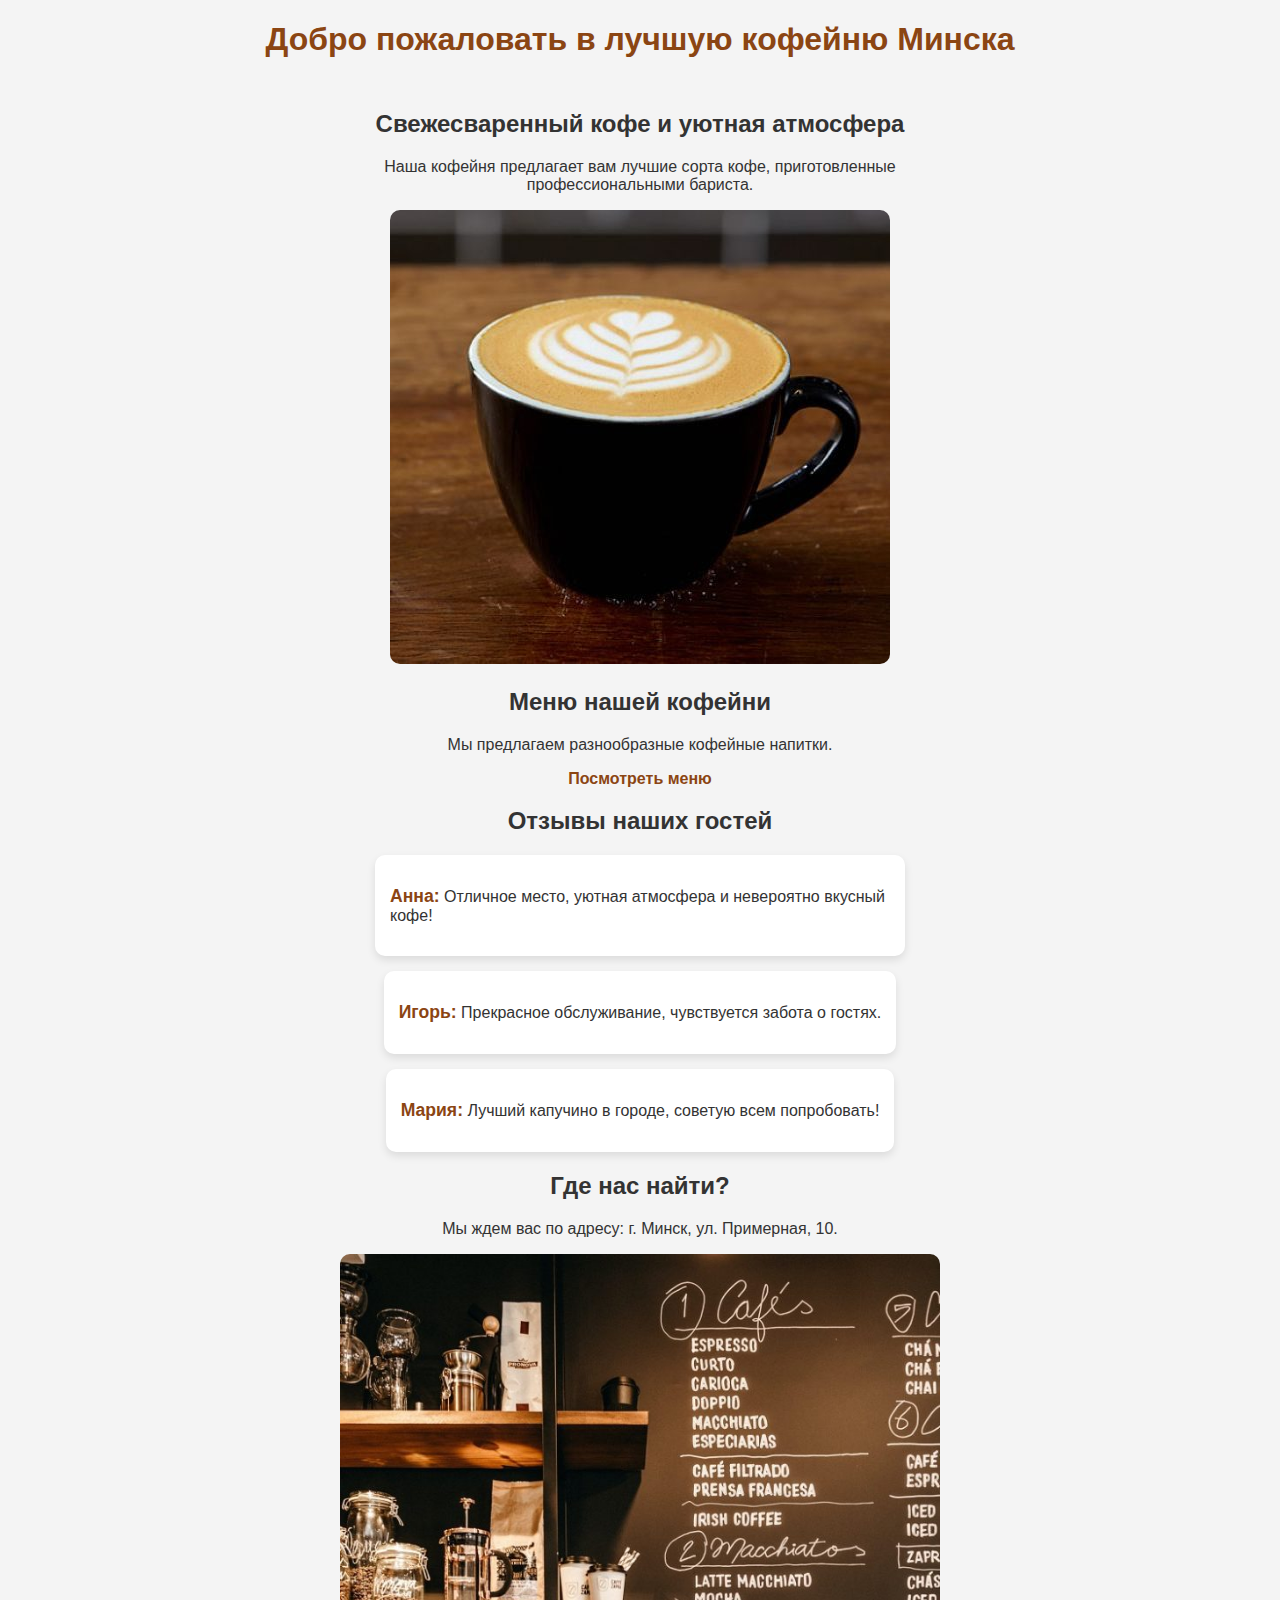
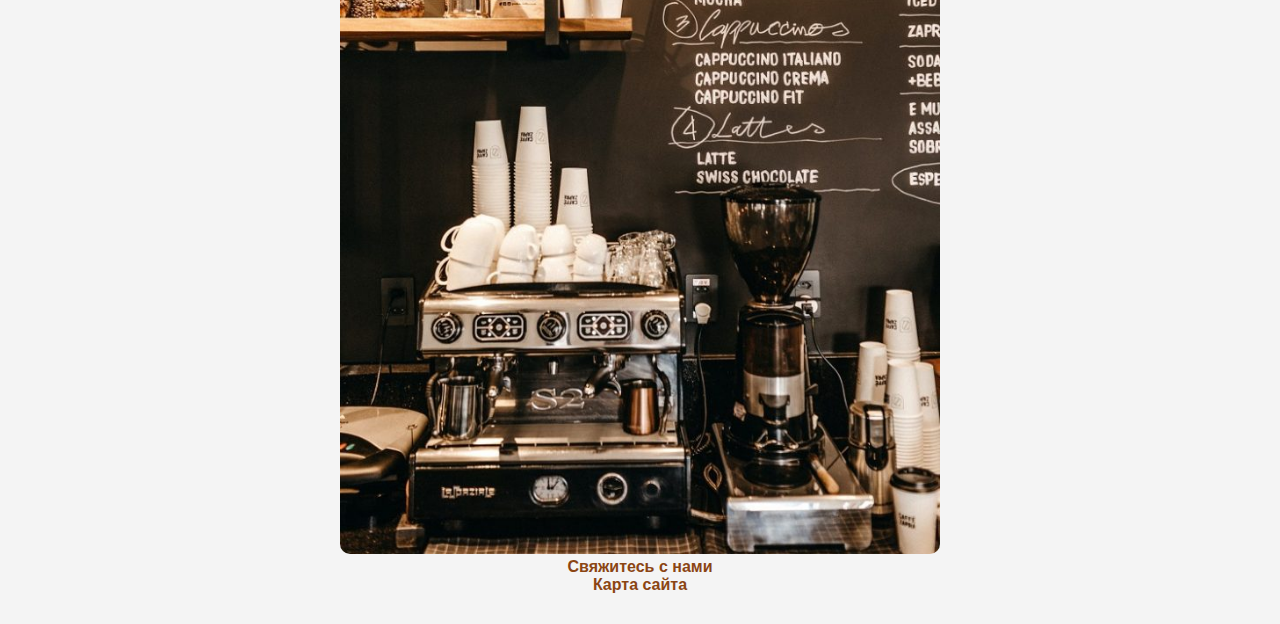
<file: index.html>
<!DOCTYPE html>
<html lang="ru">

<head>
    <meta charset="UTF-8">
    <meta name="viewport" content="width=device-width, initial-scale=1.0">
    <meta name="description"
        content="Кофейня в Минске – свежесваренный кофе, уютная атмосфера, вкусные десерты. Приходите к нам!">
    <title>Добро пожаловать в нашу кофейню | Кофейня Минск</title>
    <link rel="stylesheet" href="styles.css">
</head>

<!-- Google tag (gtag.js) -->
<script async src="https://www.googletagmanager.com/gtag/js?id=G-H66C8K4RTV"></script>
<script>
  window.dataLayer = window.dataLayer || [];
  function gtag(){dataLayer.push(arguments);}
  gtag('js', new Date());

  gtag('config', 'G-H66C8K4RTV');
</script>


<body>
    <header>
        <h1>Добро пожаловать в лучшую кофейню Минска</h1>
    </header>
    <main>
        <section>
            <h2>Свежесваренный кофе и уютная атмосфера</h2>
            <p>Наша кофейня предлагает вам лучшие сорта кофе, приготовленные профессиональными бариста.</p>
            <img src="coffee.jpg" alt="Ароматный кофе в чашке">
        </section>

        <section>
            <h2>Меню нашей кофейни</h2>
            <p>Мы предлагаем разнообразные кофейные напитки.</p>
            <a href="menu.html">Посмотреть меню</a>
        </section>

        <section>
            <h2>Отзывы наших гостей</h2>
            <div class="review-container">
                <div class="review">
                    <p><strong>Анна:</strong> Отличное место, уютная атмосфера и невероятно вкусный кофе!</p>
                </div>
                <div class="review">
                    <p><strong>Игорь:</strong> Прекрасное обслуживание, чувствуется забота о гостях.</p>
                </div>
                <div class="review">
                    <p><strong>Мария:</strong> Лучший капучино в городе, советую всем попробовать!</p>
                </div>
            </div>
        </section>

        <section>
            <h2>Где нас найти?</h2>
            <p>Мы ждем вас по адресу: г. Минск, ул. Примерная, 10.</p>
            <img src="location.jpg" alt="Кофейня на карте">
        </section>

        <section>
            <a href="contacts.html">Свяжитесь с нами</a>
        </section>

        <footer>
            <a href="sitemap.html">Карта сайта</a>
        </footer>
    </main>
    
</body>

</html>
</file>
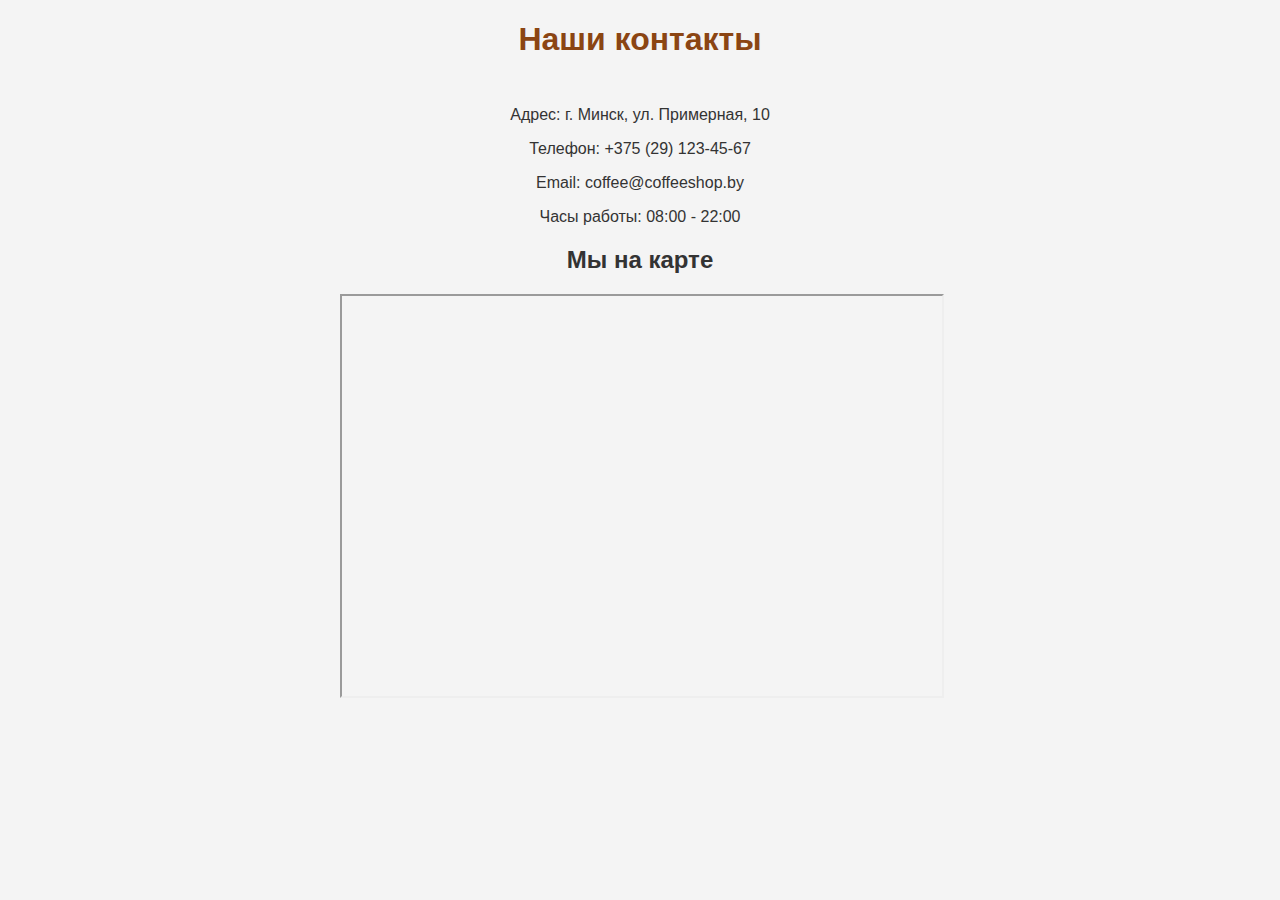
<file: contacts.html>
<!DOCTYPE html>
<html lang="ru">
<head>
    <meta charset="UTF-8">
    <meta name="viewport" content="width=device-width, initial-scale=1.0">
    <title>Контакты | Кофейня</title>
    <link rel="stylesheet" href="styles.css">
    <script type="application/ld+json">
    {
        "@context": "https://schema.org",
        "@type": "ContactPage",
        "name": "Контакты Кофейни Минск",
        "url": "https://example.com/contacts.html",
        "about": {
            "@type": "LocalBusiness",
            "name": "Кофейня Минск",
            "address": {
                "@type": "PostalAddress",
                "streetAddress": "ул. Примерная, 10",
                "addressLocality": "Минск",
                "addressCountry": "BY"
            },
            "telephone": "+375 (29) 123-45-67",
            "email": "coffee@coffeeshop.by"
        }
    }
    </script>
</head>

<!-- Google tag (gtag.js) -->
<script async src="https://www.googletagmanager.com/gtag/js?id=G-H66C8K4RTV"></script>
<script>
  window.dataLayer = window.dataLayer || [];
  function gtag(){dataLayer.push(arguments);}
  gtag('js', new Date());

  gtag('config', 'G-H66C8K4RTV');
</script>

<body>
    <header>
        <h1>Наши контакты</h1>
    </header>
    <main>
        <p>Адрес: г. Минск, ул. Примерная, 10</p>
        <p>Телефон: +375 (29) 123-45-67</p>
        <p>Email: coffee@coffeeshop.by</p>
        <p>Часы работы: 08:00 - 22:00</p>

        <h2>Мы на карте</h2>
        <iframe 
            src="https://yandex.ru/map-widget/v1/-/CCUb2Q6GGB" 
            width="600" height="400">
        </iframe>
    </main>
</body>
</html>
</file>
<file: styles.css>
body {
    font-family: Arial, sans-serif;
    text-align: center;
    background-color: #f4f4f4;
    color: #333;
    margin: 0;
    padding: 0;
}

h1 {
    color: #8B4513;
}

main {
    margin: 20px auto;
    max-width: 600px;
    padding: 10px;
}

a {
    color: #8B4513;
    text-decoration: none;
    font-weight: bold;
}

a:hover {
    text-decoration: underline;
}

img {
    height: auto;
    max-width: 100%;
    border-radius: 10px;
}

/* Стили отзывов */
.review-container {
    display: flex;
    flex-direction: column;
    gap: 15px;
    margin-top: 20px;
}

.review {
    background: #fff;
    padding: 15px;
    border-radius: 10px;
    box-shadow: 0 4px 8px rgba(0, 0, 0, 0.1);
    text-align: left;
    max-width: 500px;
    margin: 0 auto;
}

.review strong {
    color: #8B4513;
    font-size: 1.1em;
}

/* Адаптивность */
@media (max-width: 768px) {
    main {
        max-width: 90%;
    }

    img {
        width: 100%;
    }

    iframe {
        width: 100%;
        height: 300px;
    }

    .review {
        max-width: 90%;
    }
}
</file>
